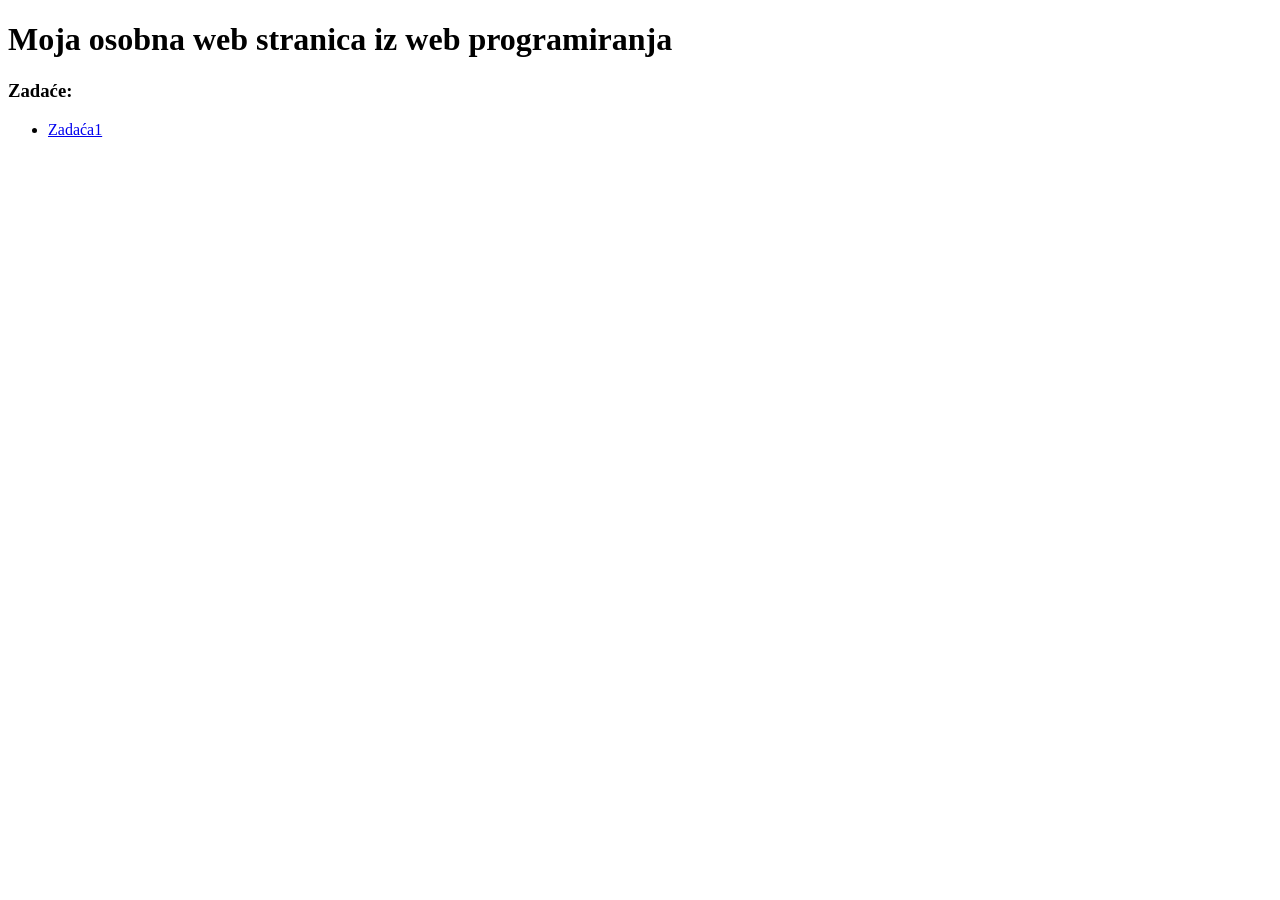
<file: index.html>
<!DOCTYPE html>
<html lang="en">
<head>
    <meta charset="UTF-8">
    <meta name="viewport" content="width=device-width, initial-scale=1.0">
    <meta name="description" content="Moja web stranica">
    <meta name="keywords" content="HTML, CSS, JavaScript">
    <meta name="author" content="Ivan Lučić">
    <title>Ivan Lucic web</title>
</head>
<body>
    <h1>Moja osobna web stranica iz web programiranja</h1>
    <h3>Zadaće:</h3>
    <ul>
        <li><a href="./Filmovi/index.html">Zadaća1</a></li>

    </ul>
</body>
</html>
</file>
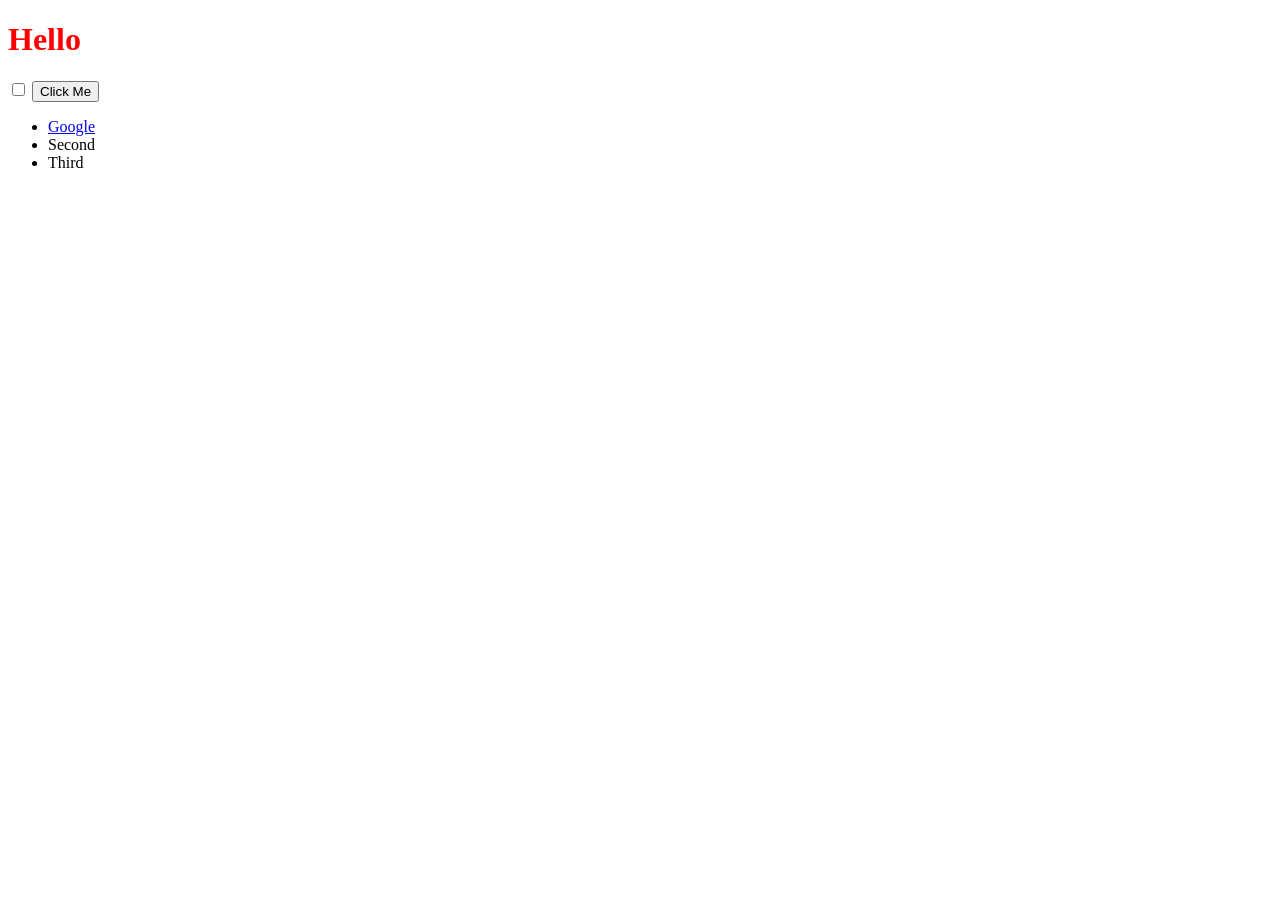
<file: DOM/index.html>
<!DOCTYPE html>
<html lang="en" dir="ltr">
  <head>
    <meta charset="utf-8">
    <title>My Website</title>
    <link rel="stylesheet" href="styles.css">

  </head>
  <body>

    <h1 id ="title">Hello</h1>

    <input type="checkbox">

    <button class="btn" style=":active color:red;">Click Me</button>

    <ul id="list">
      <li class="list">
        <a href="https://www.google.com">Google</a>
      </li>
      <li class="list">Second</li>
      <li class="list">Third</li>
    </ul>

    <script src="./index.js"></script>
  </body>

</html>
</file>
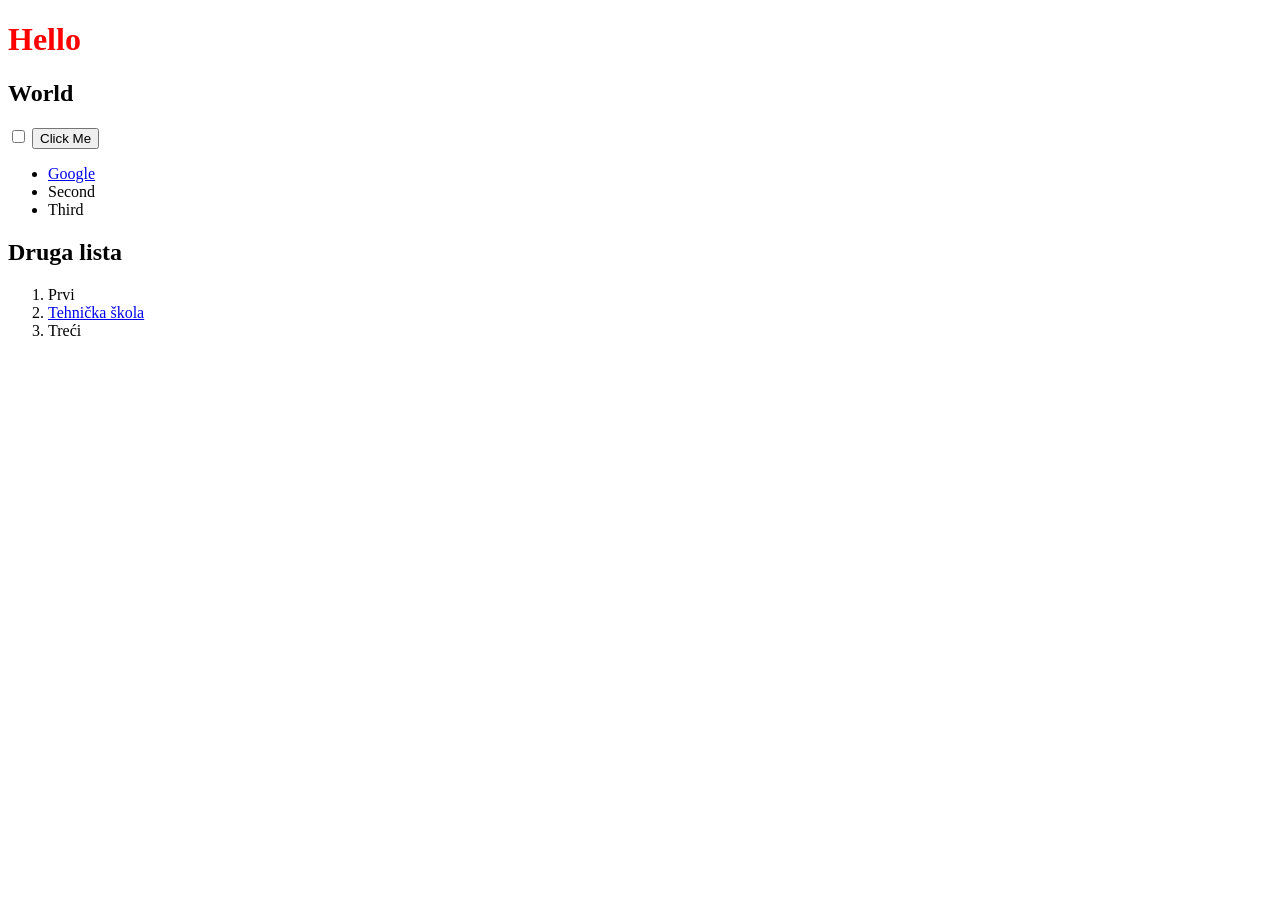
<file: dommmmm/index.html>
<!DOCTYPE html>
<html lang="en" dir="ltr">
  <head>
    <meta charset="utf-8">
    <title>My Website</title>
    <link rel="stylesheet" href="styles.css">

  </head>
  <body>

    <h1 id ="title">Hello</h1>
    <h2 id="second">World</h2>
    <input type="checkbox">

    <button class="btn" style=":active color:red;">Click Me</button>

    <ul id="list">
      <li class="list">
        <a href="https://www.google.com">Google</a>
      </li>
      <li class="list">Second</li>
      <li class="list">Third</li>
    </ul>

    <h2>Druga lista</h2>

    <ol id="list2">
      <li class="list2">Prvi</li>
      <li class="list2">
        <a href="https://tssb.hr">Tehnička škola</a>
      </li>
      <li class="list2">Treći</li>
    </ol>

  </body>

</html>
</file>
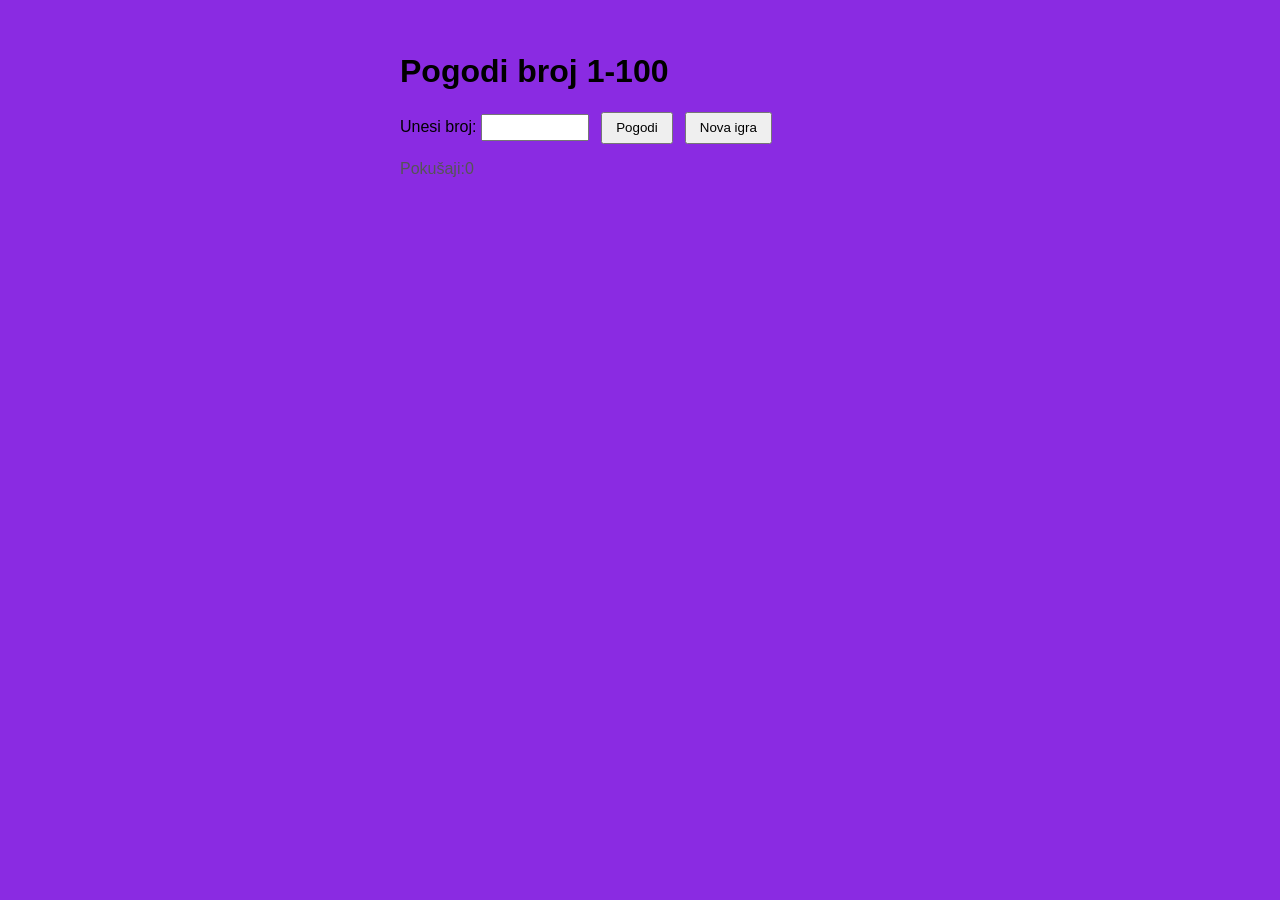
<file: guess_the_number_game/index.html>
<!DOCTYPE html>
<html lang="en">
<head>
    <meta charset="UTF-8">
    <meta name="viewport" content="width=device-width, initial-scale=1.0">
    <title>Pogodi broj</title>
<style>
    body{
        background-color: blueviolet;
        font-family: Arial, Helvetica, sans-serif;
        padding: 2rem;
        max-width: 480px;
        margin: auto;
    }
    
    input[type="number"]{
        width: 6rem;
        padding: .25rem;
    }

    button{
        padding: .4rem .8rem;
        margin-left: .5rem;
    }

    #msg{
        margin-top: 1rem;
        font-weight: 600;
    }

    #attempts{
        color: #555;
        margin-top: .5rem
    }

</style>

</head>

<body>
    <h1>Pogodi broj 1-100</h1>
    <form id="form" onsubmit="checkNumber(event)">
        <label for="guess">Unesi broj:</label>
        <input type="number" id="guess" min="1" max="100" required>
        <button type="submit">Pogodi</button>
        <button type="button" onclick="newGame()">Nova igra</button> 
    </form>

    <div id="msg"></div>
    <div id="attempts"></div>
    <script src="./index.js"></script>
</body>

</html>
</file>
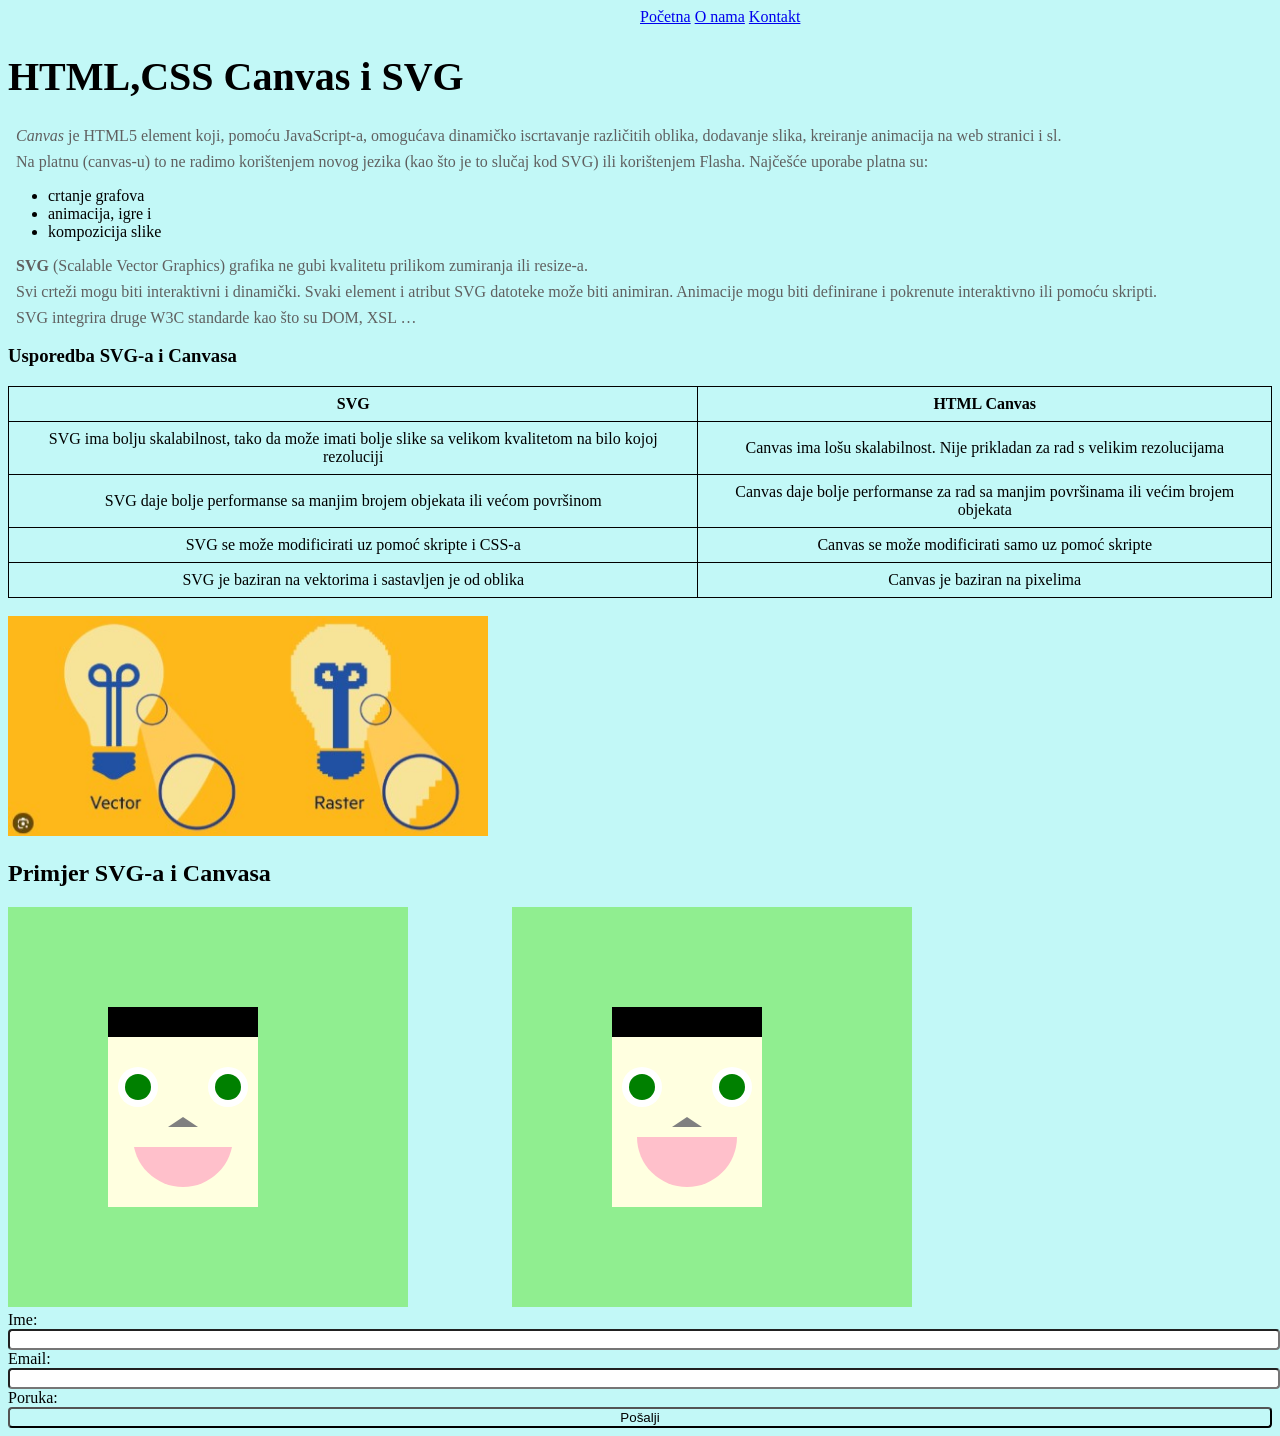
<file: Ponavljanje_IvanLucic/index.html>
<!DOCTYPE html>
<html lang="en">
<head>
    <meta charset="UTF-8">
    <meta name="viewport" content="width=device-width, initial-scale=1.0">
    <title>Skriptni jezici</title>
</head>
    <style>
        body{
        background-color: #C2F8F7;
        }

        h1 {
            font-size: 2.5em;
            font-weight: bold;
        }

        p {
            margin: 8px;
            color: rgb(96, 96, 96);
        }

        table, td{
             border: 1px solid black;
            text-align: center;
            border-collapse: collapse;
        }

        th, td {
            padding: 8px;
        }

        img {
            width: 480px;
            height: 220px;
        }
        nav{
            margin-left: 50%;
        }
        label,input{
            width: 100%;
            border-radius: 4px;
        }
        #btn{
            background-color: #C2F8F7;}
    </style>
<body>

    <nav>
            <a href="#">Početna</a>
            <a href="#">O nama</a>
            <a href="#">Kontakt</a>
    </nav>

    <h1>HTML,CSS Canvas i SVG</h1>
    <p><em>Canvas</em> je HTML5 element koji, pomoću JavaScript-a, omogućava dinamičko iscrtavanje
različitih oblika, dodavanje slika, kreiranje animacija na web stranici i sl.</p>

    <p>Na platnu (canvas-u) to ne radimo korištenjem novog jezika (kao što je to slučaj kod SVG) ili
korištenjem Flasha. Najčešće uporabe platna su:</p>

        <ul>
            <li>crtanje grafova</li>
            <li>animacija, igre i</li>
            <li>kompozicija slike</li>
        </ul>

        <p> <strong>SVG</strong> (Scalable Vector Graphics) grafika ne gubi kvalitetu prilikom zumiranja ili resize-a.</p>

        <p>Svi crteži mogu biti interaktivni i dinamički. Svaki element i atribut SVG datoteke može biti
animiran. Animacije mogu biti definirane i pokrenute interaktivno ili pomoću skripti.</p>


            <p>SVG integrira druge W3C standarde kao što su DOM, XSL …</p>


    <h3>Usporedba SVG-a i Canvasa</h3>   
    
    <table>
    <tr>
      <td><strong>SVG</strong></td>
      <th>HTML Canvas</th>
    </tr>
    <tr>
      <td>SVG ima bolju skalabilnost, tako da može imati bolje slike sa velikom kvalitetom na bilo kojoj rezoluciji</td>
      <td>Canvas ima lošu skalabilnost. Nije prikladan za rad s velikim rezolucijama</td>
    </tr>
    <tr>
      <td>SVG daje bolje performanse sa manjim brojem objekata ili većom površinom</td>
      <td>Canvas daje bolje performanse za rad sa manjim površinama ili većim brojem objekata</td>
    </tr>
    <tr>
      <td>SVG se može modificirati uz pomoć skripte i CSS-a</td>
      <td>Canvas se može modificirati samo uz pomoć skripte</td>
    </tr>
    <tr>
      <td>SVG je baziran na vektorima i sastavljen je od oblika</td>
      <td>Canvas je baziran na pixelima</td>
    </tr>
  </table> 

  <br>
  <img src="zar.jpg" alt="slika">

  <br>
  <h2>Primjer SVG-a i Canvasa</h2>


    <svg height="400" width="500">
    <rect fill="lightgreen" height="400" width="400"></rect>
    
    <rect fill="lightyellow" height="200" width="150" x="100" y="100"></rect>
    <circle r="50" fill="pink" cx="175" cy="230"></circle>

    <rect fill="lightyellow" height="140" width="150" x="100" y="100"></rect>
    <rect fill="black" height="30" width="150" x="100" y="100"></rect>

    <circle r="20" cx="130" cy="180" fill="white"></circle>
    <circle r="20" cx="220" cy="180" fill="white"></circle>
    <circle r="13" cx="130" cy="180" fill="green"></circle>
    <circle r="13" cx="220" cy="180" fill="green"></circle>

    <polygon fill="gray" points="160,220 190,220 175,210"></polygon>
    </svg>

<canvas id="myCanvas" width="400" height="400" background-color="green"></canvas>
    <script>
        let c = document.getElementById("myCanvas");
        let ctx= c.getContext("2d");
        ctx.beginPath();
        ctx.rect(0, 0, 600, 600);
        ctx.fillStyle="lightgreen";
        ctx.fill();
        ctx.beginPath();
        ctx.rect(100, 100, 150, 200);
        ctx.fillStyle="lightyellow";
        ctx.fill();
        ctx.beginPath();
        ctx.rect(100, 100, 150, 30);
        ctx.fillStyle="black";
        ctx.fill();
        ctx.beginPath();
        ctx.arc(130, 180, 20, 0, 2*Math.PI);
        ctx.fillStyle="white";
        ctx.fill();
        ctx.beginPath();
        ctx.arc(220, 180, 20, 0, 2*Math.PI);
        ctx.fillStyle="white";
        ctx.fill();
        ctx.beginPath();
        ctx.arc(130, 180, 13, 0, 2*Math.PI);
        ctx.fillStyle="green";
        ctx.fill();
        ctx.beginPath();
        ctx.arc(220, 180, 13, 0, 2*Math.PI);
        ctx.fillStyle="green";
        ctx.fill();
        ctx.beginPath();
        ctx.moveTo(175,210);
        ctx.lineTo(160,220);
        ctx.lineTo(190,220);
        ctx.fillStyle="gray"
        ctx.fill();
        ctx.beginPath();
        ctx.arc(175, 230, 50, 0, 1*Math.PI);
        ctx.fillStyle="pink";
        ctx.fill();
    </script>
</canvas>




    <form action="#" method="get">
    <label for="ime">Ime:</label>
    <input type="text" id="ime"> <br>
    <label for="email">Email:</label>
    <input type="text" id="prezime"> <br>
    <label for="poruka">Poruka:</label>
    <input type="submit" value="Pošalji" id="btn">
</form>

</body>
</html>
</file>
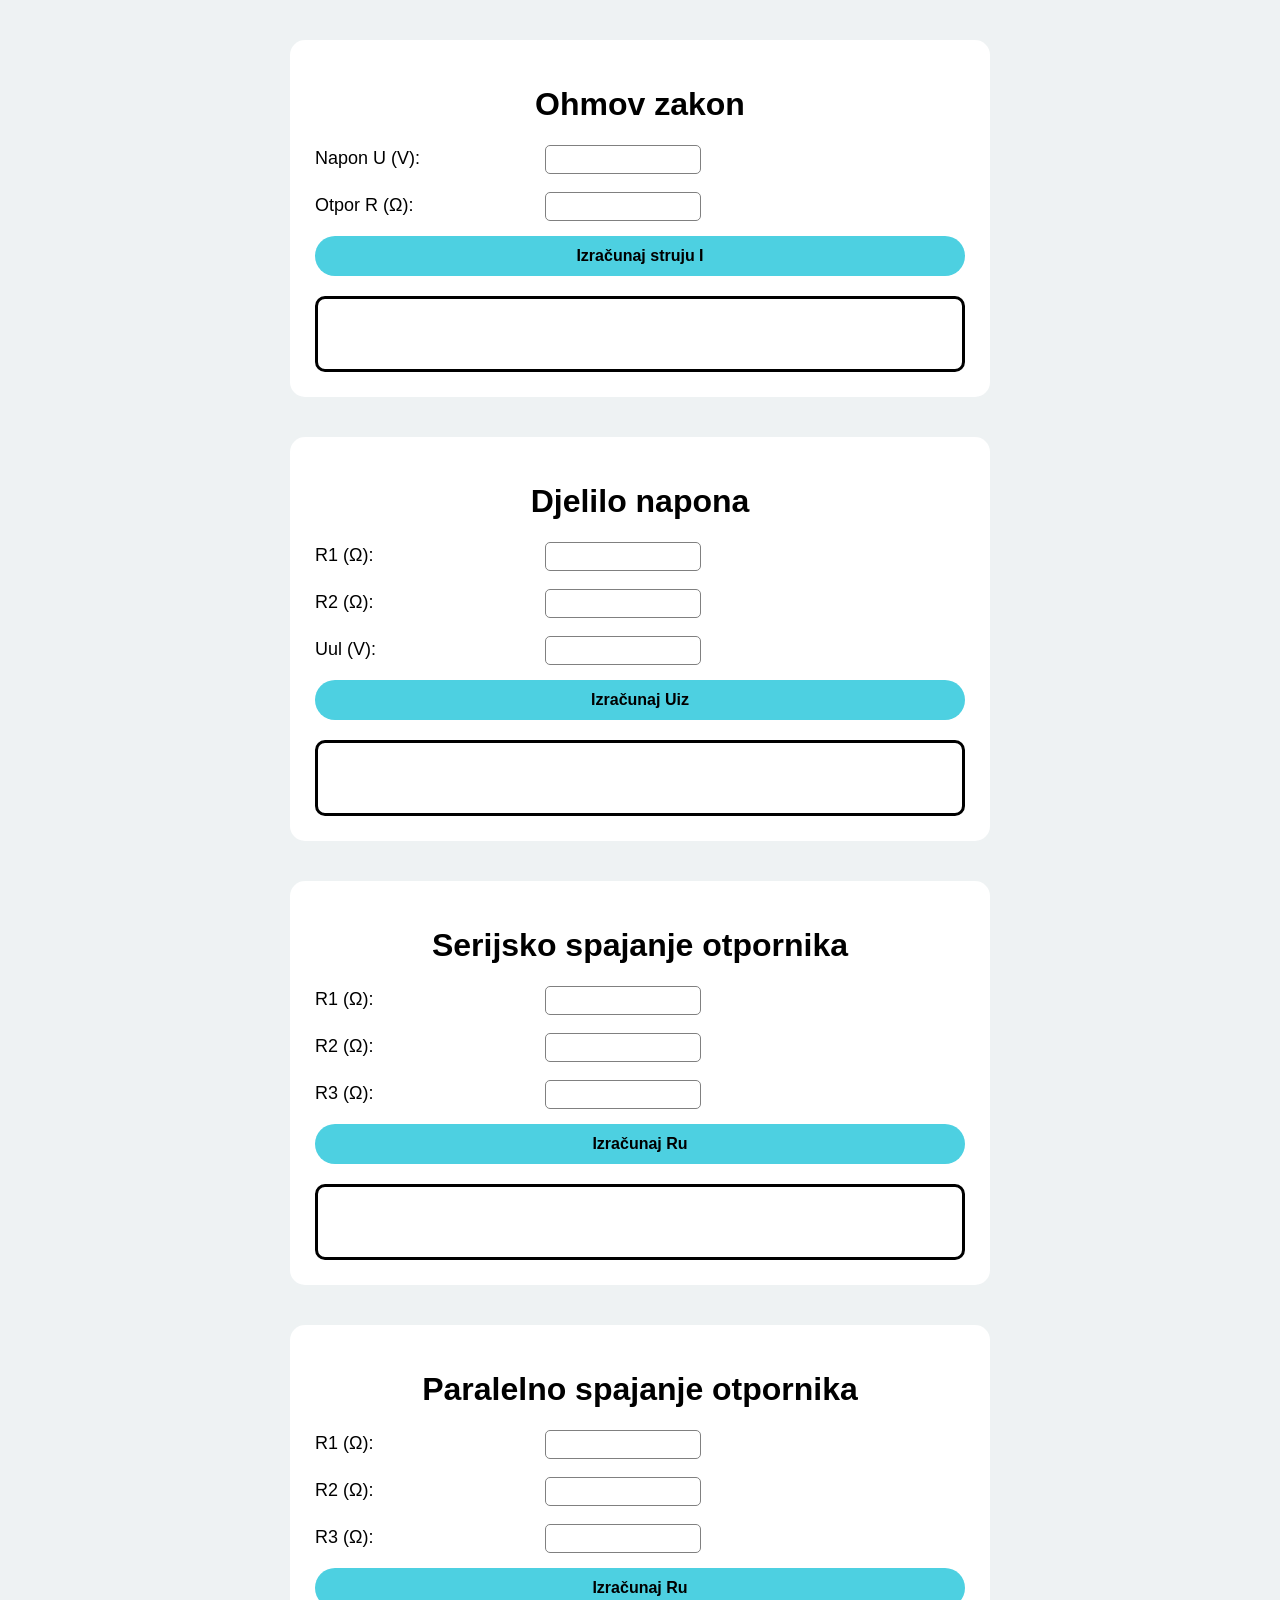
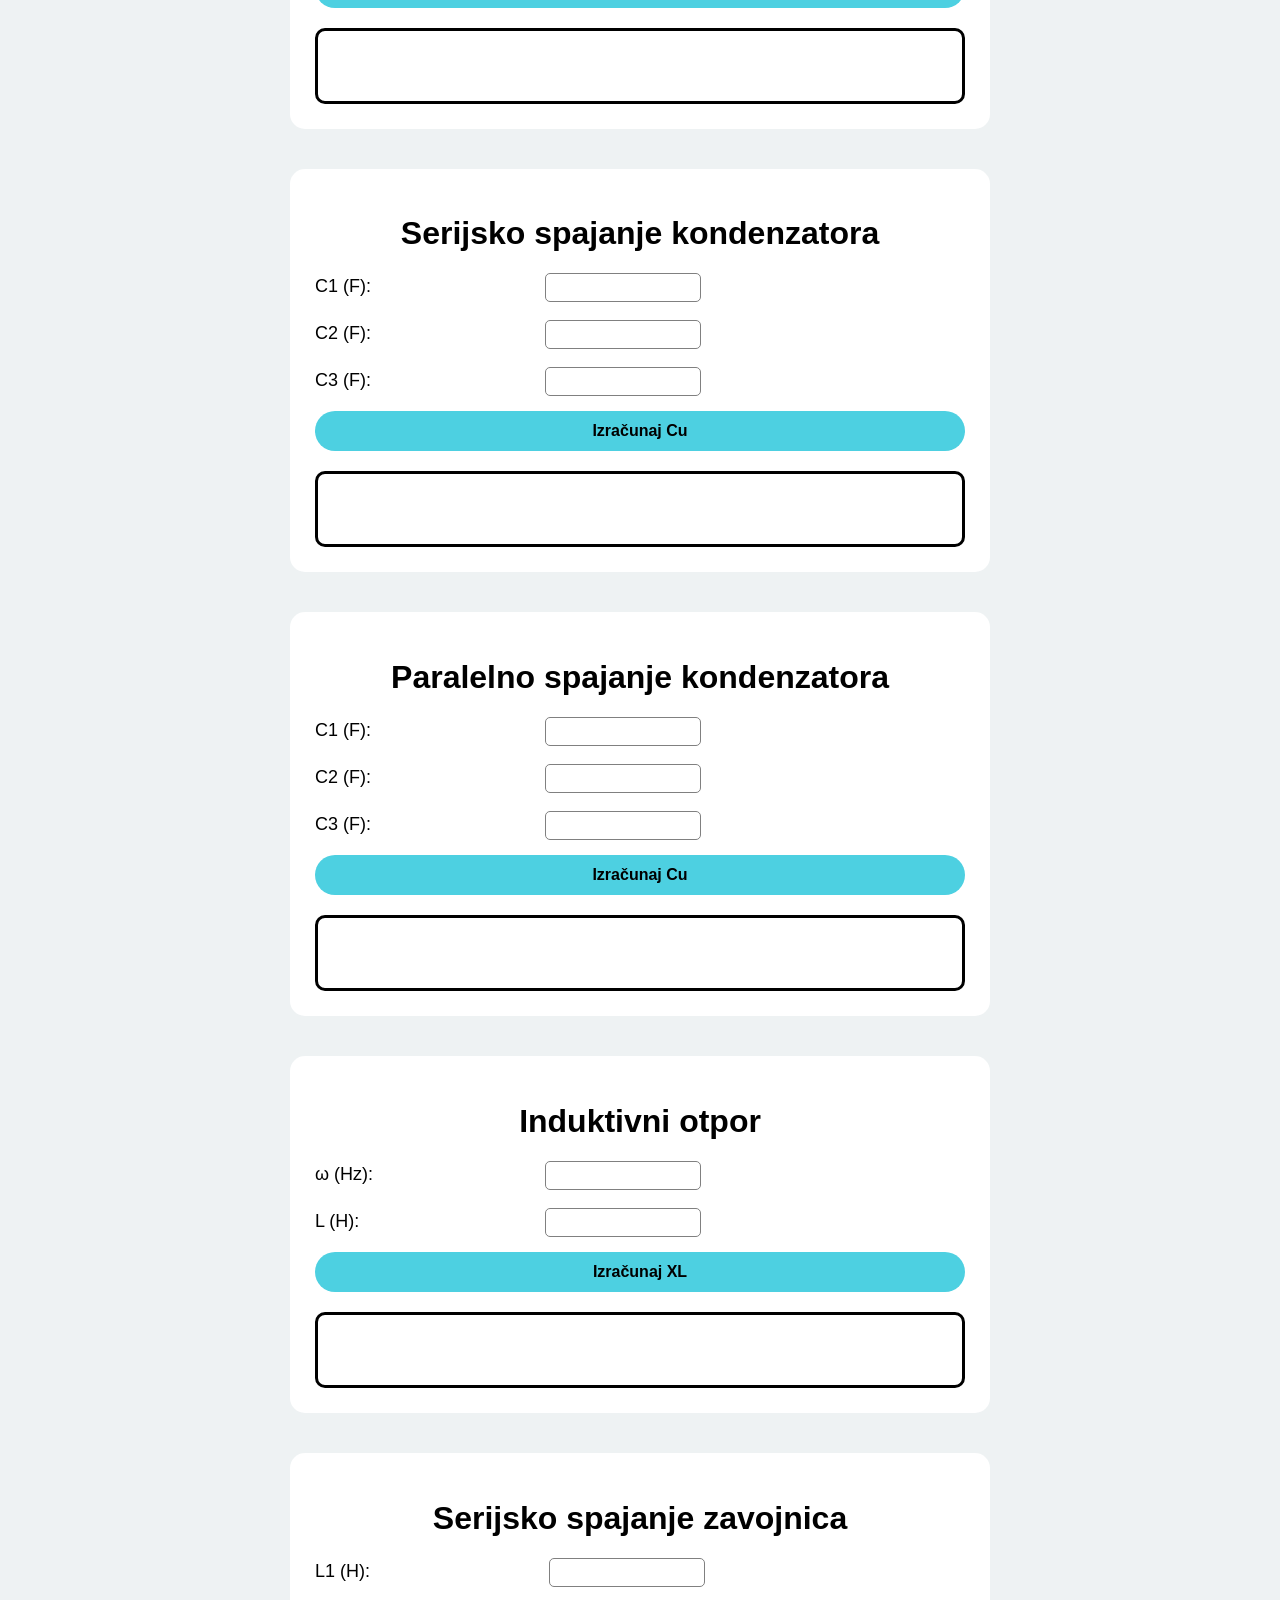
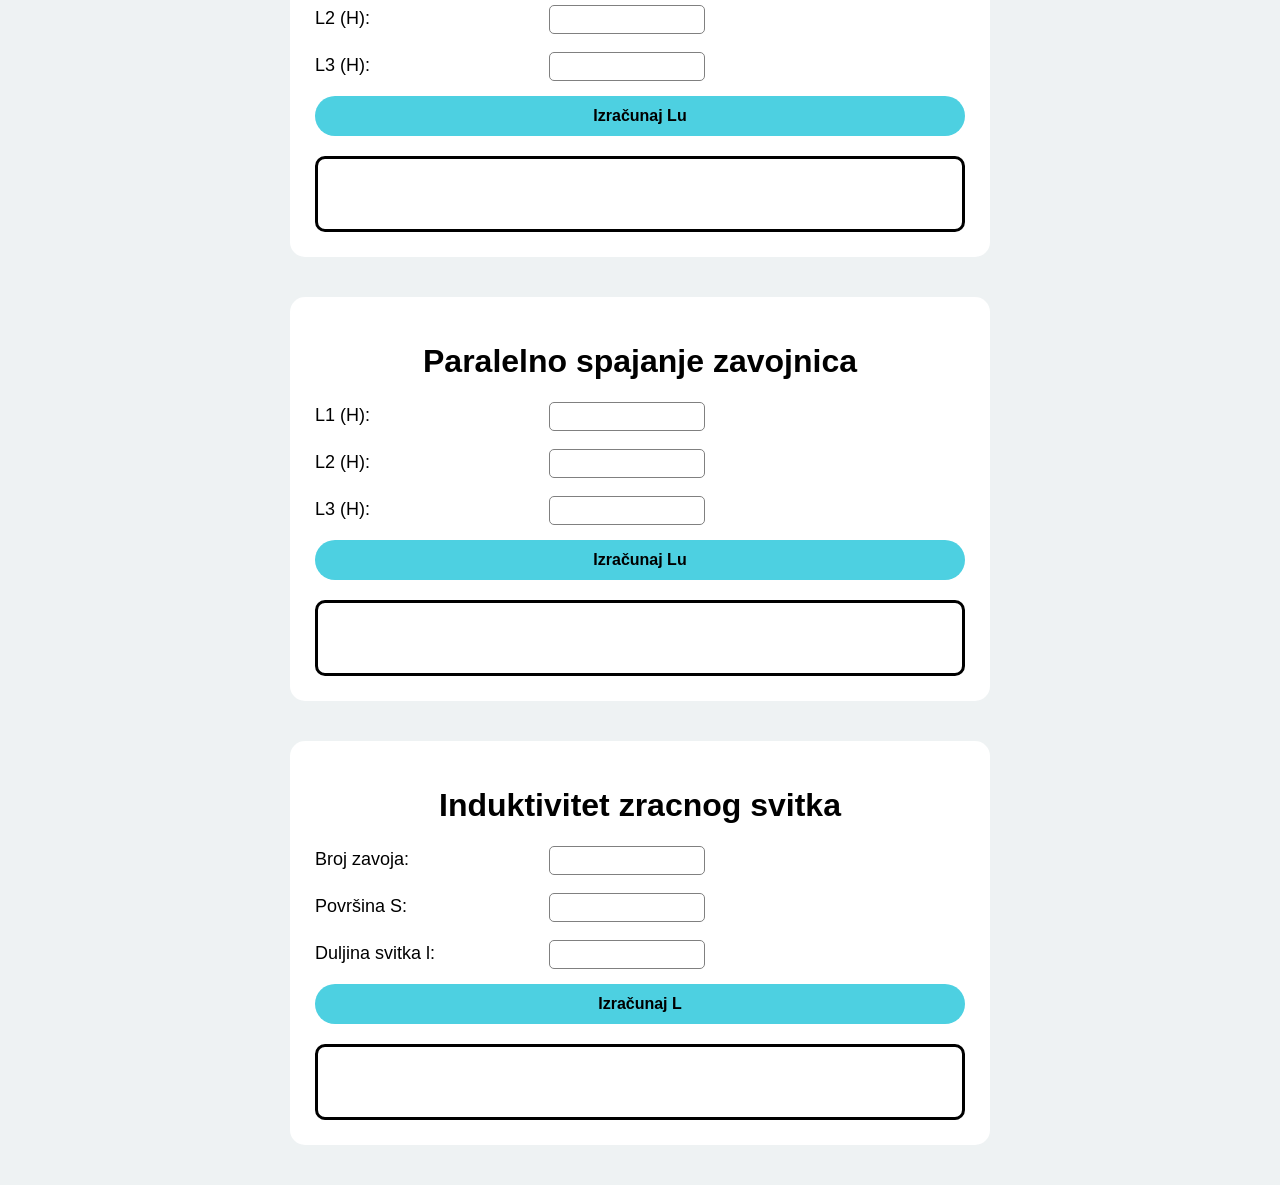
<file: ZaOcjenu/index.html>
<!DOCTYPE html>
<html lang="hr">
<head>
    <meta charset="UTF-8">
    <title>Elektrotehnički kalkulator</title>

    <style>
        body{
            background-color: #eef2f3;
            font-family: Arial;
        }

        .sek{
            width: 650px;
            margin: 40px auto;
            background-color: white;
            padding: 25px;
            border-radius: 15px;
            box-shadow: red;
        }

        h1{
            text-align: center;
        }

        label{
            display: inline-block;
            width: 230px;
            font-size: 18px;
        }

        input{
            width: 150px;
            height: 25px;
            border-radius: 5px;
            border: 1px solid gray;
        }

        button{
            width: 100%;
            height: 40px;
            border-radius: 20px;
            background-color: #4dd0e1;
            border: none;
            margin-top: 15px;
            font-size: 16px;
            font-weight: bold;
        }

        button:hover{
            background-color: pink;
            color: white;
        }

        .rez{
            margin-top: 20px;
            height: 70px;
            border: 3px solid black;
            font-size: 28px;
            display: flex;
            align-items: center;
            justify-content: center;
            border-radius: 10px;
        }
    </style>
</head>
<body>


<div class="sek">
    <h1>Ohmov zakon</h1>
    <label>Napon U (V):</label><input type="text" id="u"><br><br>
    <label>Otpor R (Ω):</label><input type="text" id="r"><br>
    <button id="btn1">Izračunaj struju I</button>
    <div class="rez" id="rez1"></div>
</div>


<div class="sek">
    <h1>Djelilo napona</h1>
    <label>R1 (Ω):</label><input type="text" id="r1"><br><br>
    <label>R2 (Ω):</label><input type="text" id="r2"><br><br>
    <label>Uul (V):</label><input type="text" id="uul"><br>
    <button id="btn2">Izračunaj Uiz</button>
    <div class="rez" id="rez2"></div>
</div>


<div class="sek">
    <h1>Serijsko spajanje otpornika</h1>
    <label>R1 (Ω):</label><input type="text" id="sr1"><br><br>
    <label>R2 (Ω):</label><input type="text" id="sr2"><br><br>
    <label>R3 (Ω):</label><input type="text" id="sr3"><br>
    <button id="btn3">Izračunaj Ru</button>
    <div class="rez" id="rez3"></div>
</div>


<div class="sek">
    <h1>Paralelno spajanje otpornika</h1>
    <label>R1 (Ω):</label><input type="text" id="pr1"><br><br>
    <label>R2 (Ω):</label><input type="text" id="pr2"><br><br>
    <label>R3 (Ω):</label><input type="text" id="pr3"><br>
    <button id="btn4">Izračunaj Ru</button>
    <div class="rez" id="rez4"></div>
</div>


<div class="sek">
    <h1>Serijsko spajanje kondenzatora</h1>
    <label>C1 (F):</label><input type="text" id="sc1"><br><br>
    <label>C2 (F):</label><input type="text" id="sc2"><br><br>
    <label>C3 (F):</label><input type="text" id="sc3"><br>
    <button id="btn5">Izračunaj Cu</button>
    <div class="rez" id="rez5"></div>
</div>


<div class="sek">
    <h1>Paralelno spajanje kondenzatora</h1>
    <label>C1 (F):</label><input type="text" id="pc1"><br><br>
    <label>C2 (F):</label><input type="text" id="pc2"><br><br>
    <label>C3 (F):</label><input type="text" id="pc3"><br>
    <button id="btn6">Izračunaj Cu</button>
    <div class="rez" id="rez6"></div>
</div>


<div class="sek">
    <h1>Induktivni otpor</h1>
    <label>ω (Hz):</label><input type="text" id="w"><br><br>
    <label>L (H):</label><input type="text" id="l"><br>
    <button id="btn7">Izračunaj XL</button>
    <div class="rez" id="rez7"></div>
</div>



<div class="sek">
    <h1>Serijsko spajanje zavojnica</h1>

    <label>L1 (H):</label>
    <input type="text" id="sl1"><br><br>

    <label>L2 (H):</label>
    <input type="text" id="sl2"><br><br>

    <label>L3 (H):</label>
    <input type="text" id="sl3"><br>

    <button id="btn8">Izračunaj Lu</button>

    <div class="rez" id="rez8"></div>
</div>


<div class="sek">
    <h1>Paralelno spajanje zavojnica</h1>

    <label>L1 (H):</label>
    <input type="text" id="pl1"><br><br>

    <label>L2 (H):</label>
    <input type="text" id="pl2"><br><br>

    <label>L3 (H):</label>
    <input type="text" id="pl3"><br>

    <button id="btn9">Izračunaj Lu</button>

    <div class="rez" id="rez9"></div>
</div>


<div class="sek">
    <h1>Induktivitet zracnog svitka</h1>

    <label>Broj zavoja:</label>
    <input type="text" id="n"><br><br>

    <label>Površina S:</label>
    <input type="text" id="s"><br><br>

    <label>Duljina svitka l:</label>
    <input type="text" id="d"><br>

    <button id="btn10">Izračunaj L</button>

    <div class="rez" id="rez10"></div>
</div>


<script src="index.js"></script>
</body>
</html>
</file>
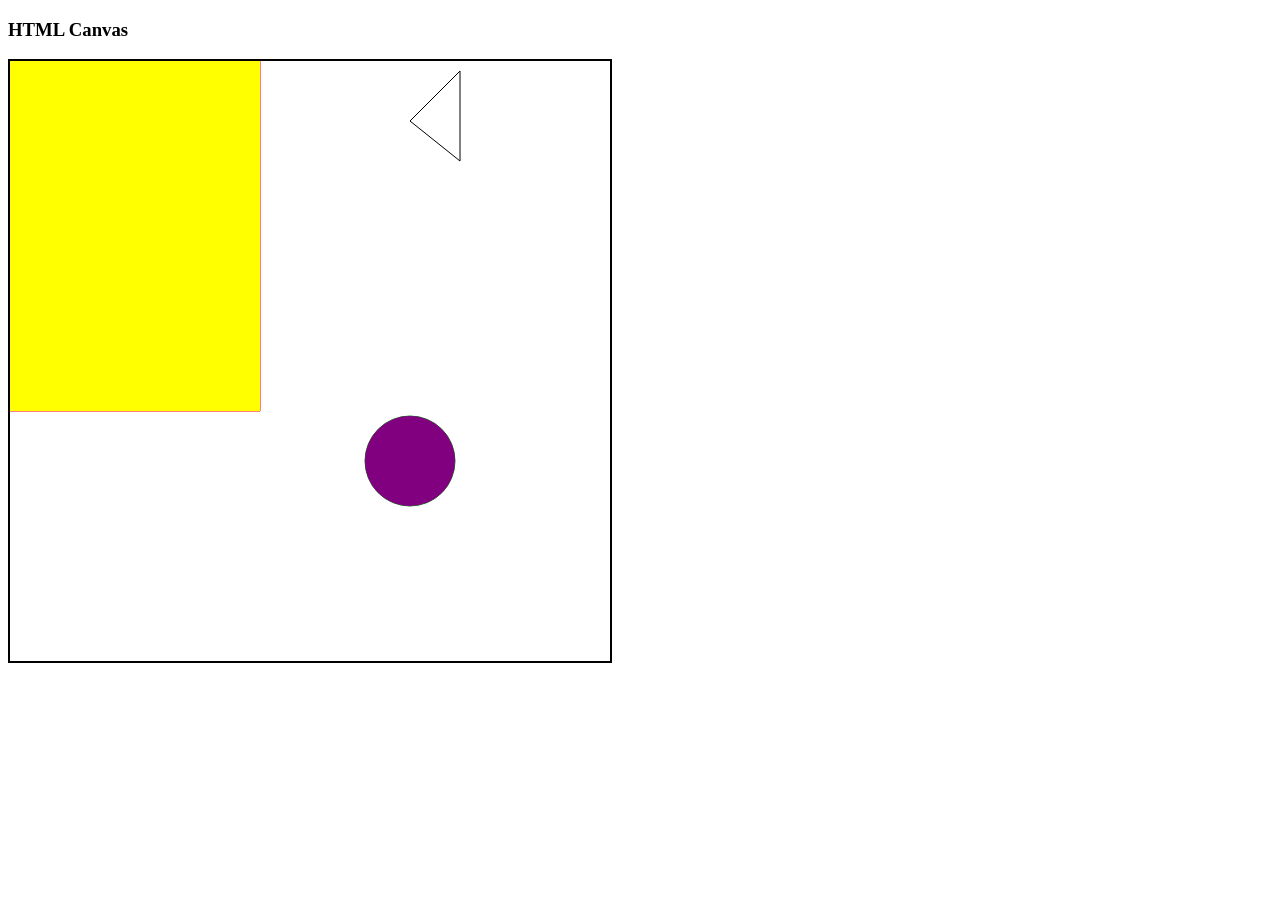
<file: canvas/canvas.html>
<!DOCTYPE html>
<html lang="en">
<head>
    <meta charset="UTF-8">
    <meta name="viewport" content="width=device-width, initial-scale=1.0">
    <title>Canvas</title>
</head>
<body>
    <h3>HTML Canvas</h3>
    <canvas id="myCanvas" width="600" height="600" style="border: 2px solid black;"></canvas>
    <script>
        let c= document.getElementById("myCanvas");
        let ctx=c.getContext("2d");

        //pravokutnik
        ctx.beginPath();
        ctx.rect(0, 0, 250, 350);
        ctx.strokeStyle="red";
        ctx.stroke();
        ctx.fillStyle="yellow";
        ctx.fill();
        
        //krug
        ctx.beginPath();
        ctx.arc(400, 400, 45, 0, 2*Math.PI);
        ctx.strokeStyle="green";
        ctx.stroke();
        ctx.fillStyle="purple";
        ctx.fill();

        //linija i trokut
        ctx.beginPath();
        ctx.moveTo(450, 10);
        ctx.lineTo(400, 60);
        ctx.lineTo(450, 100);
        ctx.lineWidth=1;
        ctx.lineTo(450, 10);
        ctx.strokeStyle="black";
        ctx.stroke();

    </script>
</body>
</html>
</file>
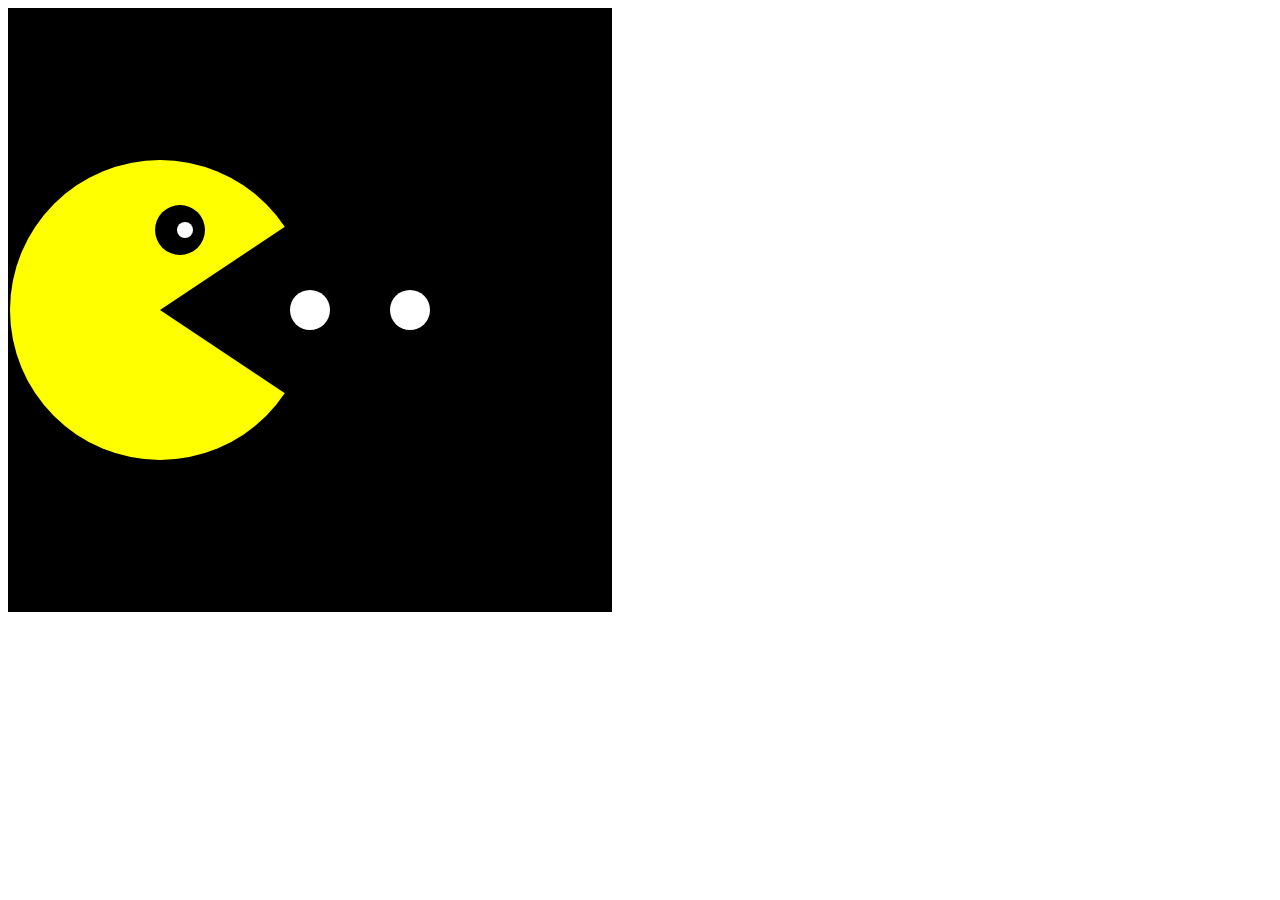
<file: canvas/canvas2.html>
<!DOCTYPE html>
<html lang="en">
<head>
    <meta charset="UTF-8">
    <meta name="viewport" content="width=device-width, initial-scale=1.0">
    <title>Canvas</title>
</head>
<body>
    <canvas id="myCanvas" width="600" height="600" style="border: 2px solid black; background-color: black;"></canvas>
    <script>
        let c= document.getElementById("myCanvas");
        let ctx=c.getContext("2d");


        ctx.beginPath();
        ctx.arc(150, 300, 150, 0, 2*Math.PI);
        ctx.fillStyle="yellow";
        ctx.fill();

        ctx.beginPath();
        ctx.arc(170, 220, 25, 0, 2*Math.PI);
        ctx.fillStyle="black";
        ctx.fill();
        
        ctx.beginPath();
        ctx.arc(175, 220, 8, 0, 2*Math.PI);
        ctx.fillStyle="white";
        ctx.fill();

         ctx.beginPath();
        ctx.moveTo(300, 400);
        ctx.lineTo(150, 300);
        ctx.lineTo(300, 200);
        ctx.lineTo(300, 300);
         ctx.fillStyle="black";
        ctx.fill();

         ctx.beginPath();
        ctx.arc(300, 300, 20, 0, 2*Math.PI);
        ctx.fillStyle="white";
        ctx.fill();

        ctx.beginPath();
        ctx.arc(400, 300, 20, 0, 2*Math.PI);
        ctx.fillStyle="white";
        ctx.fill();



    </script>
</body>
</html>
</file>
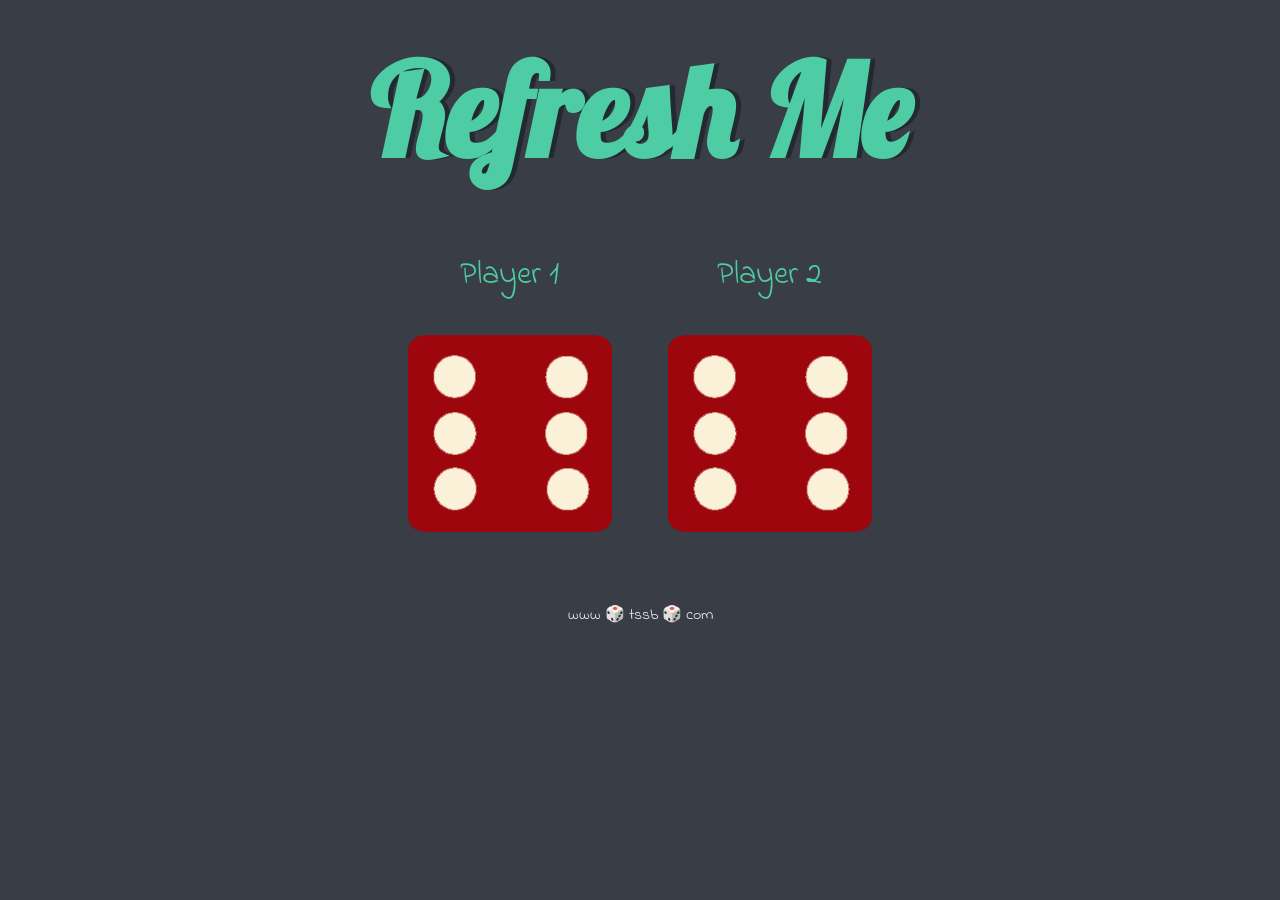
<file: Dice_game/dicee.html>
<!DOCTYPE html>
<html lang="en" dir="ltr">
  <head>
    <meta charset="utf-8" />
    <title>Dicee</title>
    <link rel="stylesheet" href="styles.css" />
    <link
      href="https://fonts.googleapis.com/css?family=Indie+Flower|Lobster"
      rel="stylesheet"
    />
  </head>
  <body>
    <div class="container">
      <h1>Refresh Me</h1>

      <div class="dice">
        <p>Player 1</p>
        <img class="img1" src="./images/dice6.png" />
      </div>

      <div class="dice">
        <p>Player 2</p>
        <img class="img2" src="./images/dice6.png" />
      </div>
    </div>

    <footer>www 🎲 tssb 🎲 com</footer>

    <script src="./index.js"></script>

  </body>
</html>
</file>
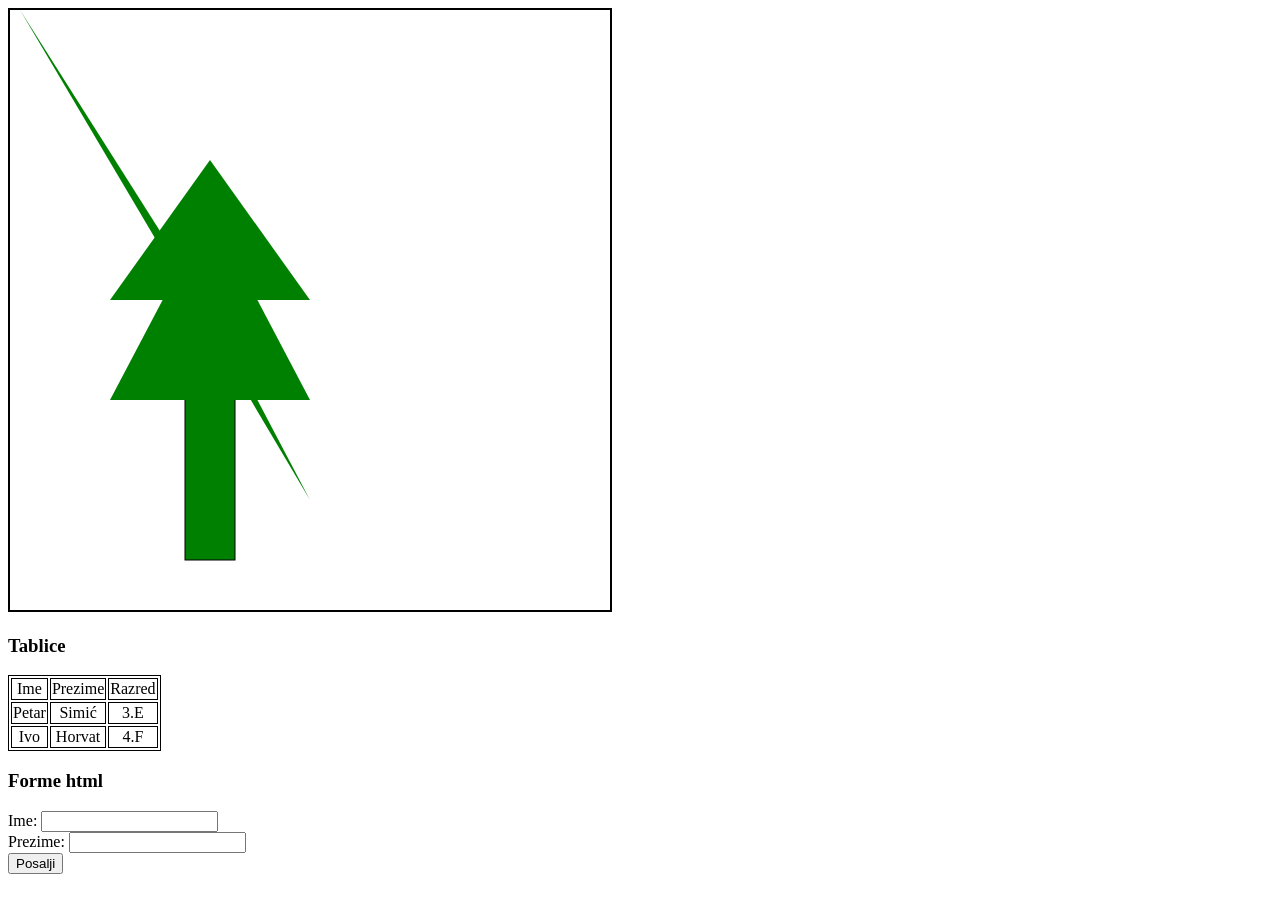
<file: svg_grafika/svg_vjezba1.html>
<!DOCTYPE html>
<html lang="en">
<head>
    <meta charset="UTF-8">
    <meta name="viewport" content="width=device-width, initial-scale=1.0">
    <title>Document</title>
    <style>
        table,td{
            border: 1px solid black;
            text-align: center;
        }
    </style>
</head>
<body>
    <svg width="600" height="600" style="border: 2px solid black;">

        <rect width="50" height="350" fill="green" stroke="black" x="175" y="200" />
    
    <polygon points="200 ,150, 300, 290 100, 290" style="fill:green" />
    <polygon points="200 ,200, 300, 390 100, 390" style="fill:green" />
    <polygon points="200 ,300, 300, 490 10   0, 490" style="fill:green" />

    
    </svg>
    <br>

    <h3>Tablice</h3>
    <table>
        <tr>
            <td>Ime</td>
            <td>Prezime</td>
            <td>Razred</td>
            <tr>
                <td>Petar</td>
                <td>Simić</td>
                <td>3.E</td>
            </tr>

            <re>
                <td>Ivo</td>
                <td>Horvat</td>
                <td>4.F</td>
            </re>
        </tr>
    </table>

<h3>Forme html</h3>
<form action="#" method="get">
    <label for="ime">Ime:</label>
    <input type="text" id="ime"><br>
    <label for="prezime">Prezime:</label>
    <input type="text" id="prezime"><br>
    <input type="submit" value="Posalji">
</form>

</body>
</html>
</file>
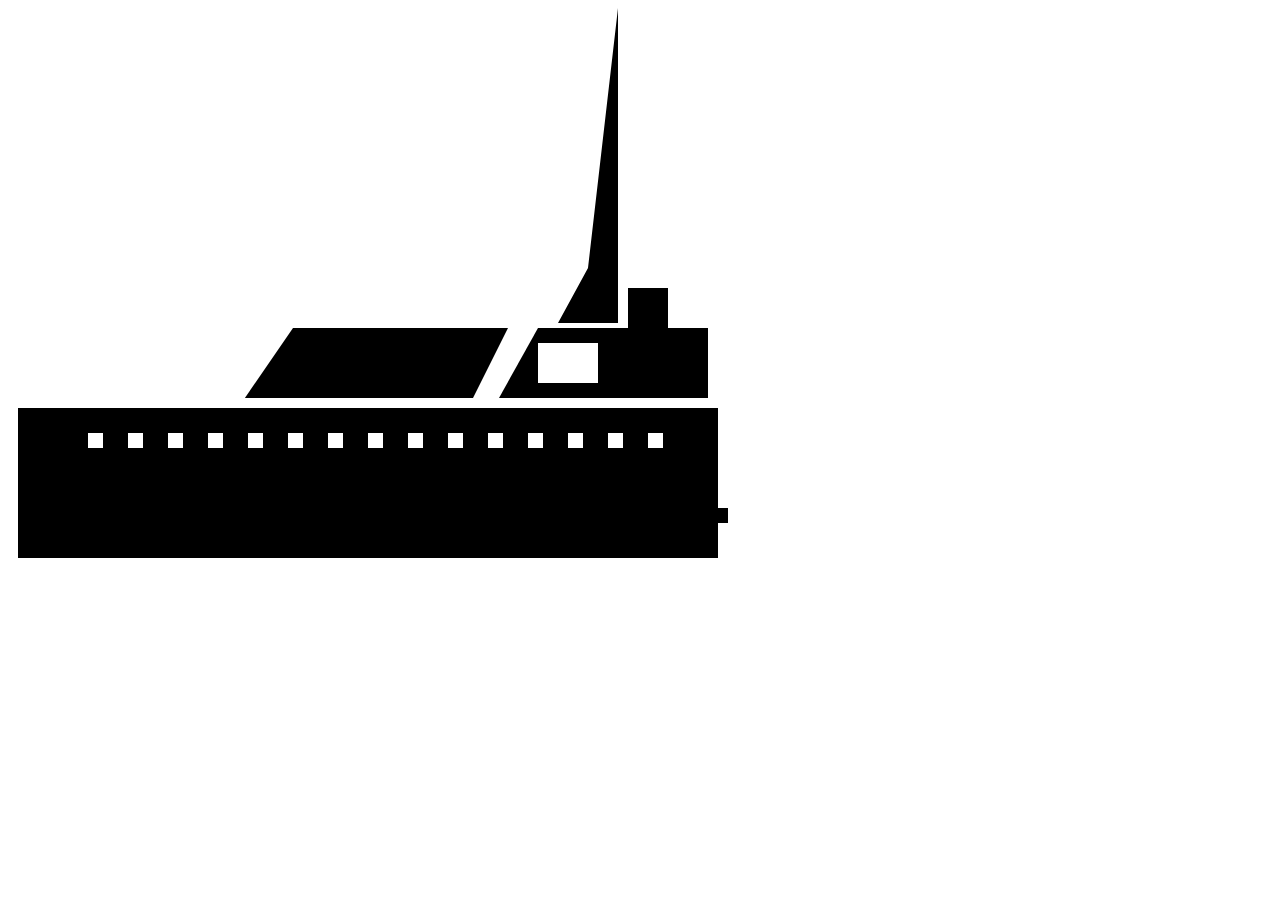
<file: svg_grafika/svg_vjezbaaa.html>
<!DOCTYPE html>
<html lang="en">
<head>
    <meta charset="UTF-8">
    <meta name="viewport" content="width=device-width, initial-scale=1.0">
    <title>Brod</title>
</head>
<body>
   
  <svg height="600" width="800">
    <rect width="350" height="70" x="180" y="320"  fill="black" />
        <polygon points="340,240 230,400 0,400" style="fill:white;" />
        <rect width="700" height="150" x="10" y="400"  fill="black" />
        <rect width="15" height="15" x="80" y="425"  fill="white" />
        <rect width="15" height="15" x="120" y="425"  fill="white" />
        <rect width="15" height="15" x="160" y="425"  fill="white" />
        <rect width="15" height="15" x="200" y="425"  fill="white" />
        <rect width="15" height="15" x="240" y="425"  fill="white" />
        <rect width="15" height="15" x="280" y="425"  fill="white" />
        <rect width="15" height="15" x="320" y="425"  fill="white" />
        <rect width="15" height="15" x="360" y="425"  fill="white" />
        <rect width="15" height="15" x="400" y="425"  fill="white" />
        <rect width="15" height="15" x="440" y="425"  fill="white" />
        <rect width="15" height="15" x="480" y="425"  fill="white" />
        <rect width="15" height="15" x="520" y="425"  fill="white" />
        <rect width="15" height="15" x="560" y="425"  fill="white" />
        <rect width="15" height="15" x="600" y="425"  fill="white" />
        <rect width="15" height="15" x="640" y="425"  fill="white" />
        
        <rect width="20" height="15" x="700" y="500"></rect>
        
                    
        <rect width="15" height="15" x="720" y="425"  fill="white" />
        <polygon points="540,240 690,400 460,400" style="fill:white;" />
        <rect width="170" height="70" x="530" y="320"  fill="black" />
        <polygon points="530,320 530,390 491,390" style="fill:black;" /> 
        <rect width="60" height="40" x="530" y="335"  fill="white" />
        <rect width="40" height="40" x="620" y="280"  fill="black" />
        <polygon points="610,0 610,315 550,315 580,260" style="fill: black;"></polygon>
    

    </svg>
        
</html>
</file>
<file: DOM/styles.css>
h1 {
  color: red;
}

.invisible{
  visibility: hidden;
}
</file>
<file: dommmmm/styles.css>
h1 {
  color: red;
}
</file>
<file: Dice_game/styles.css>
.container {
  width: 70%;
  margin: auto;
  text-align: center;
}

.dice {
  text-align: center;
  display: inline-block;

}

body {
  background-color: #393E46;
}

h1 {
  margin: 30px;
  font-family: 'Lobster', cursive;
  text-shadow: 5px 0 #232931;
  font-size: 8rem;
  color: #4ECCA3;
}

p {
  font-size: 2rem;
  color: #4ECCA3;
  font-family: 'Indie Flower', cursive;
}

img {
  width: 80%;
}

footer {
  margin-top: 5%;
  color: #EEEEEE;
  text-align: center;
  font-family: 'Indie Flower', cursive;

}
</file>
